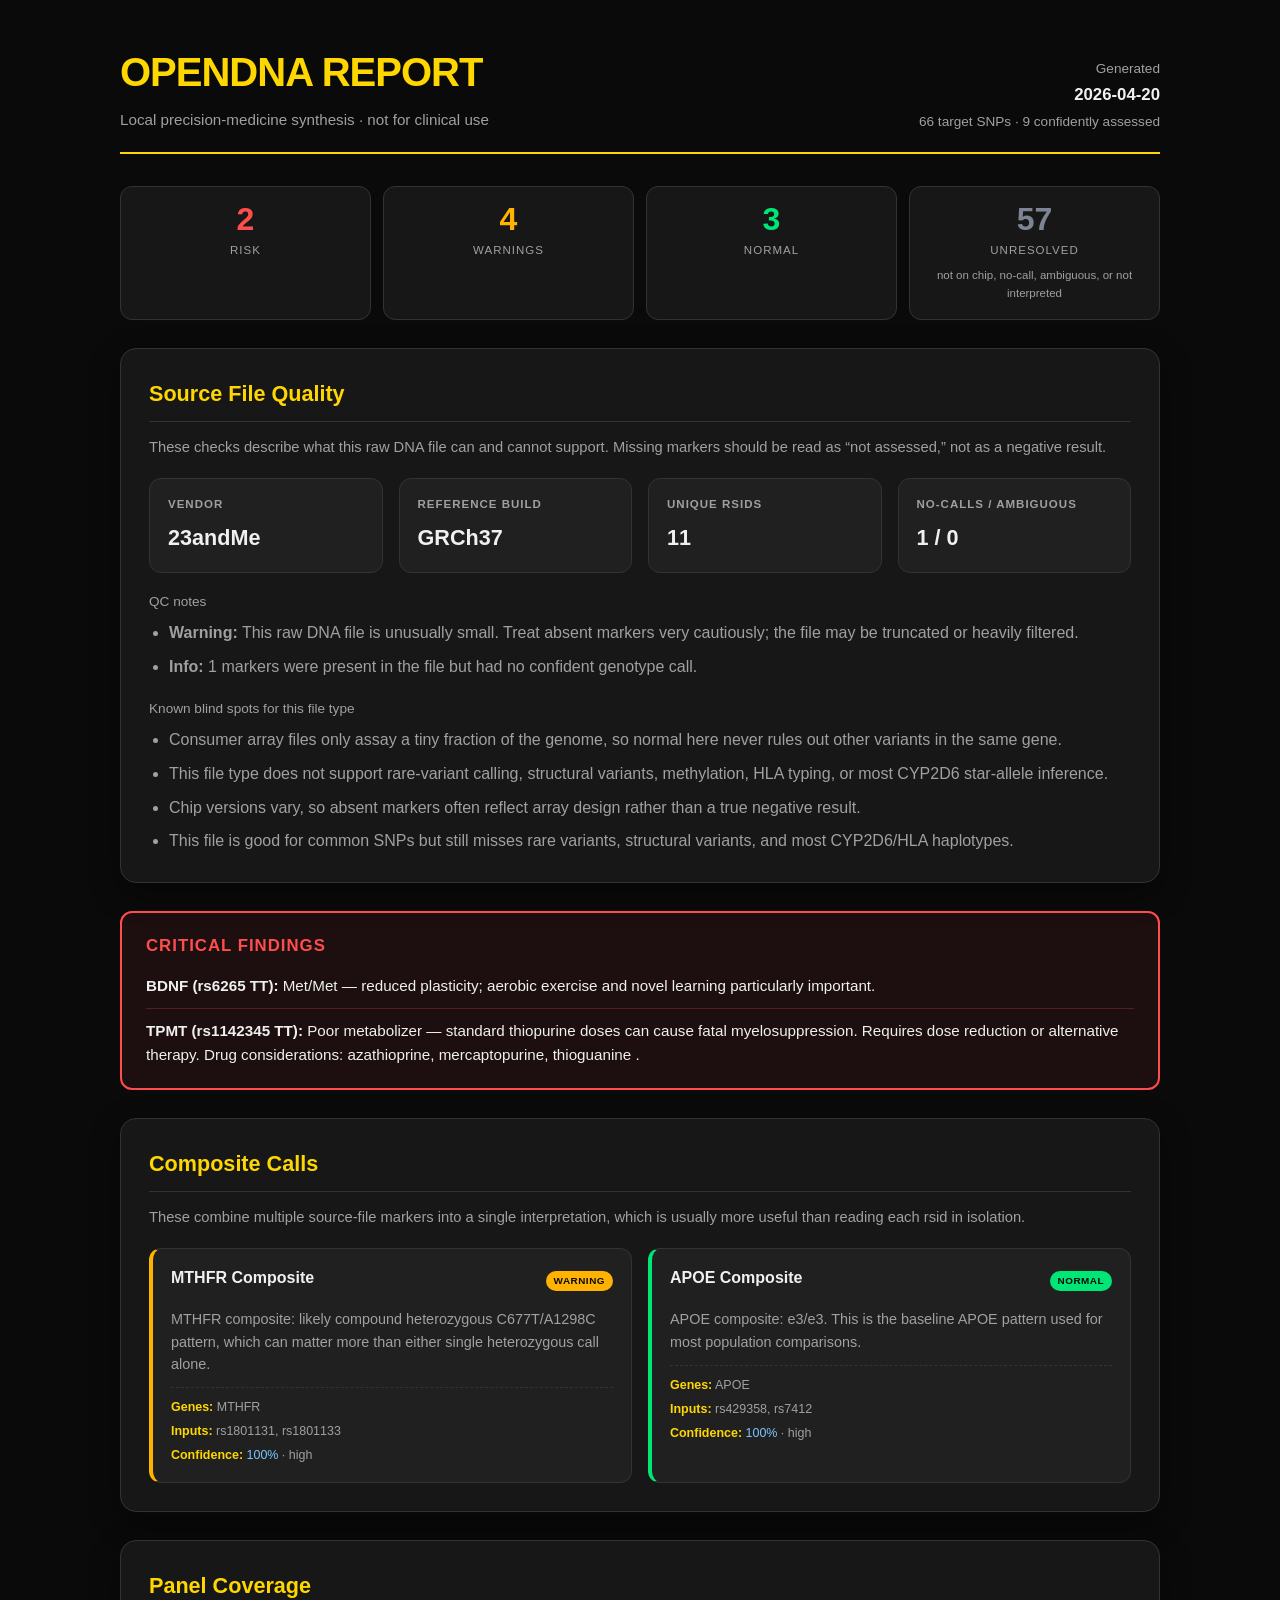
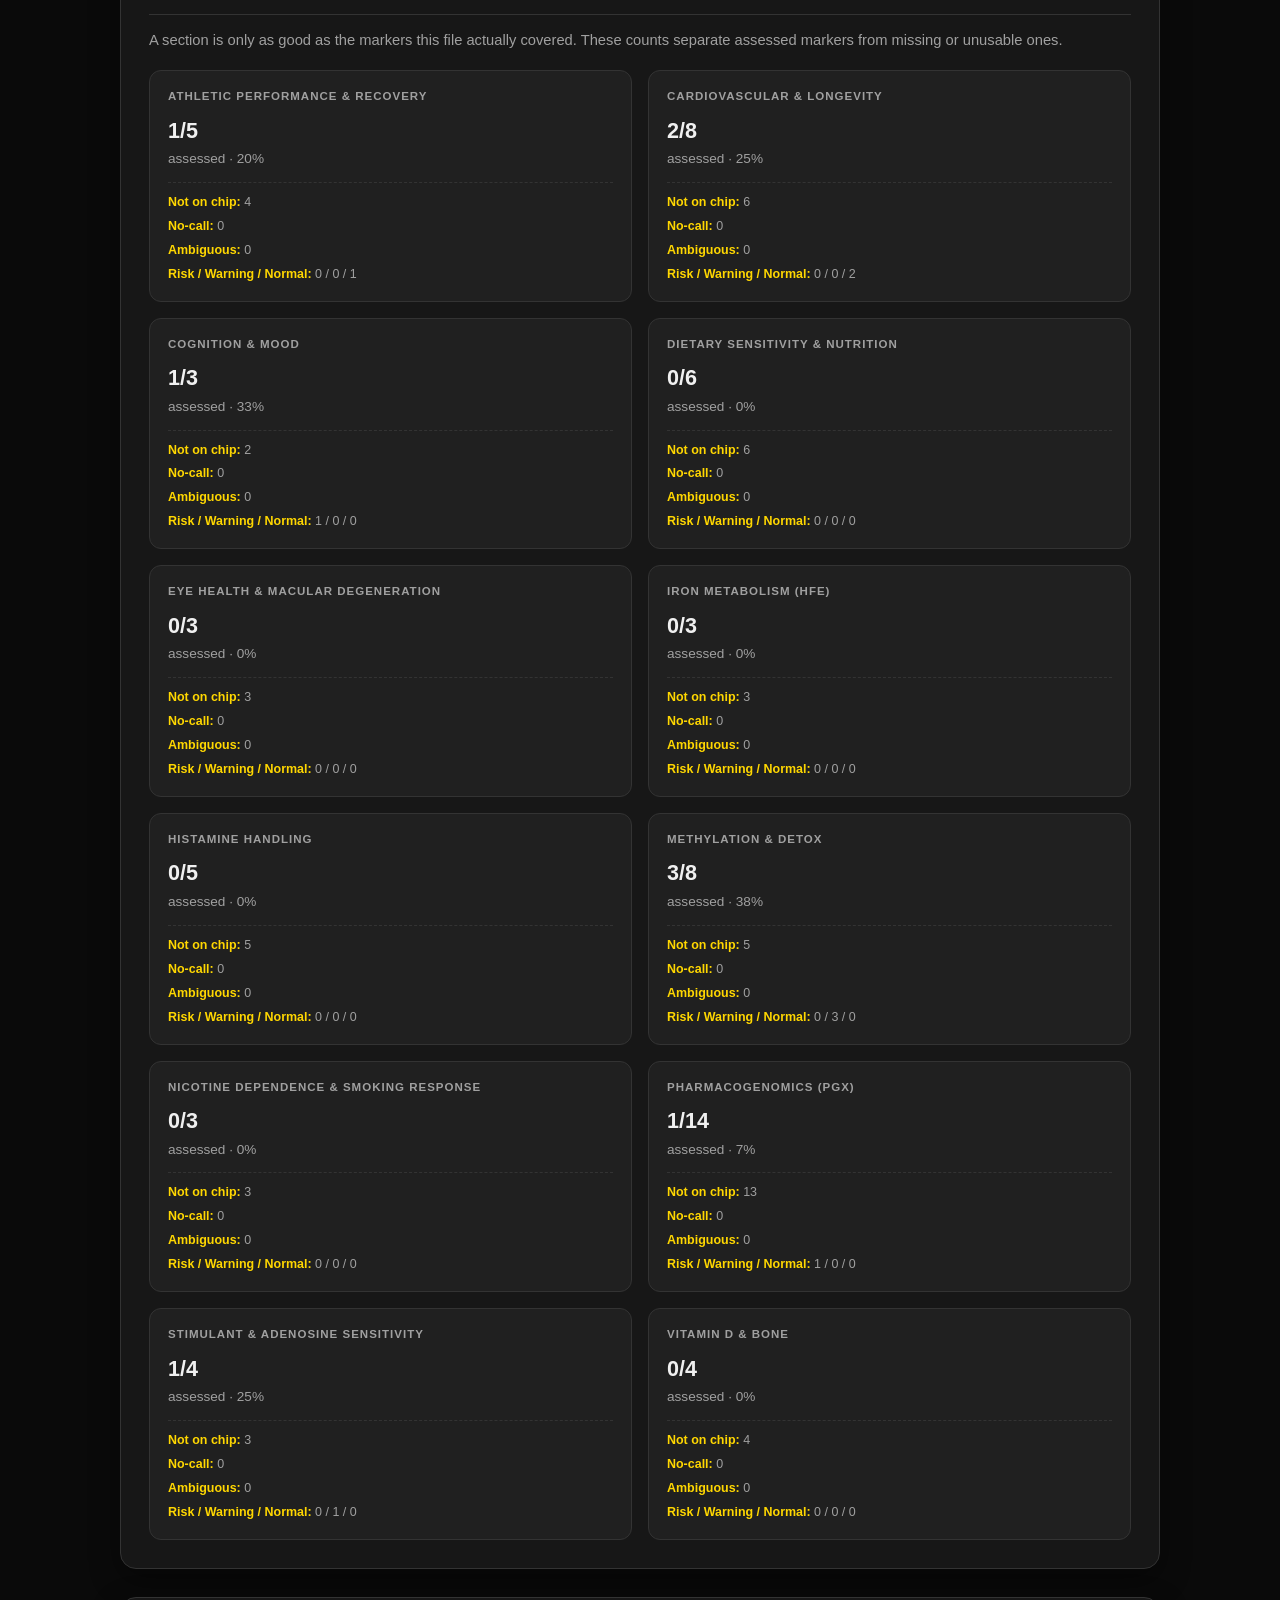
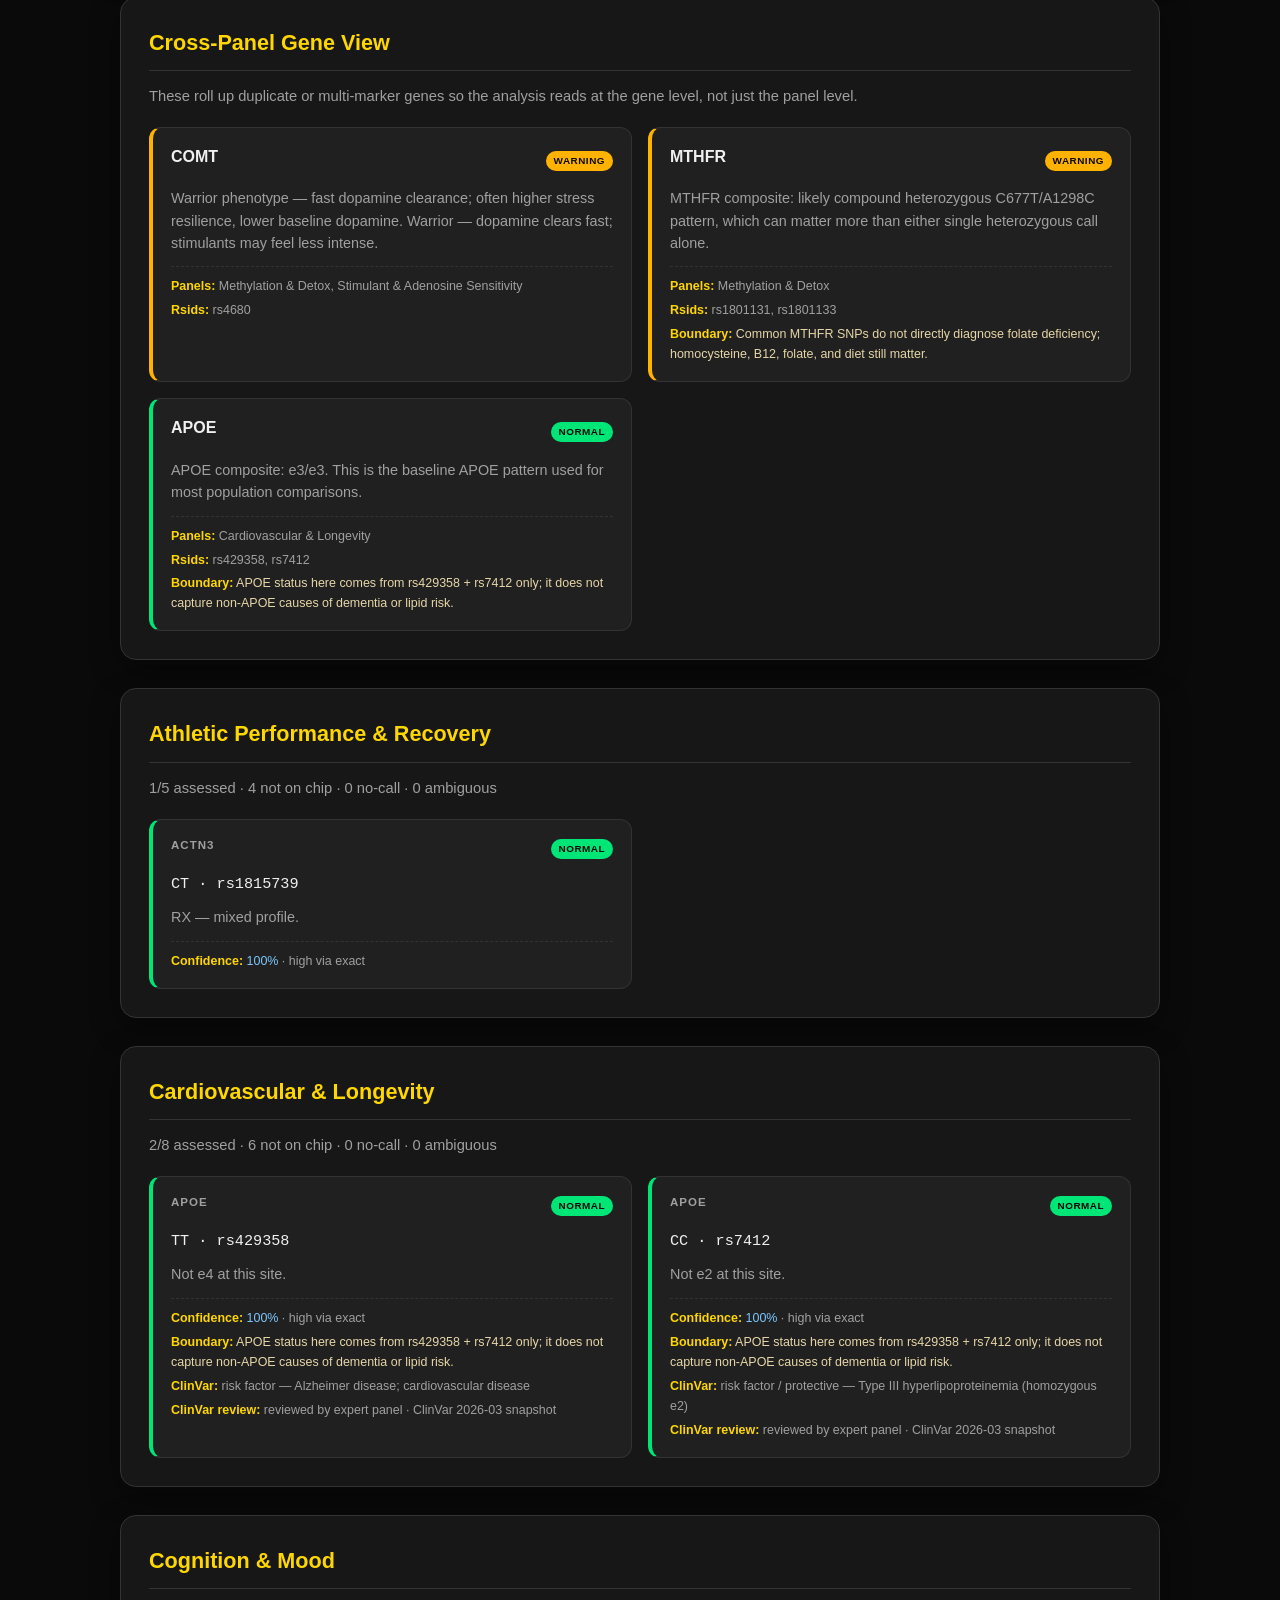
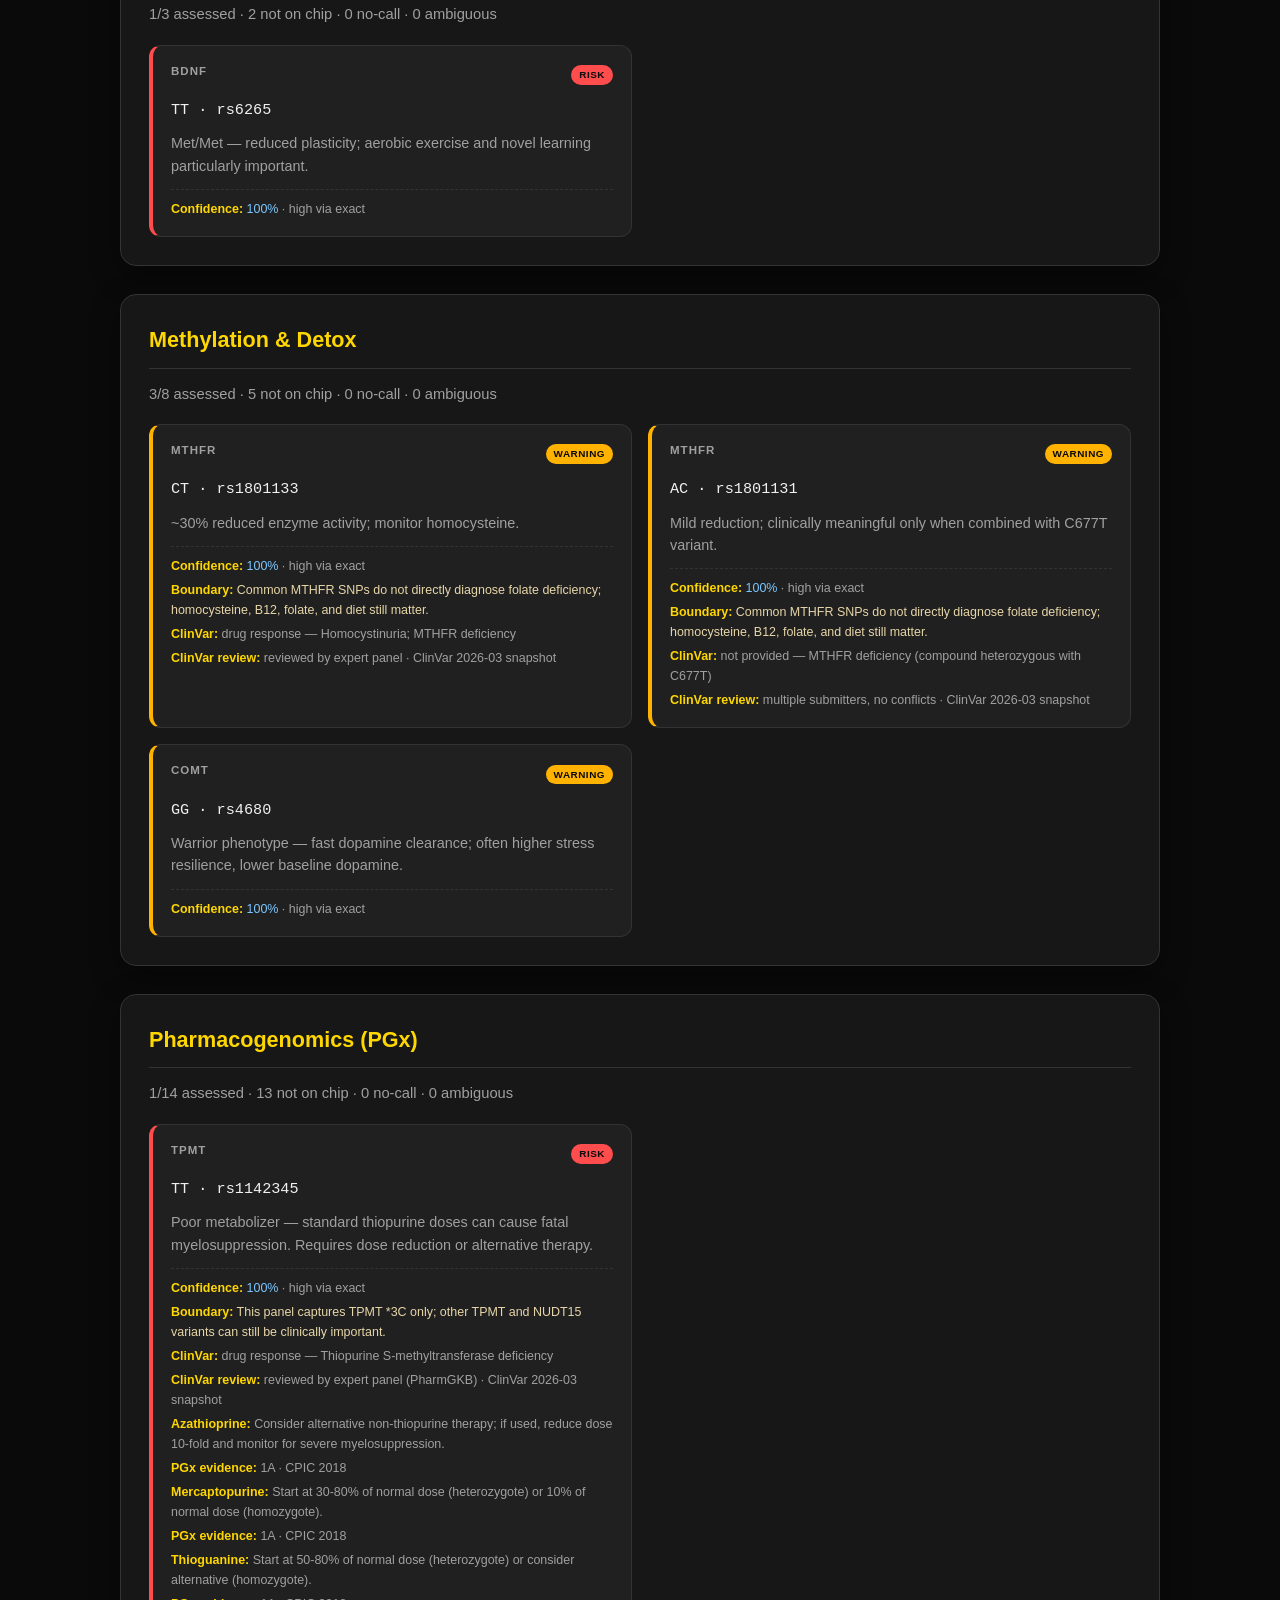
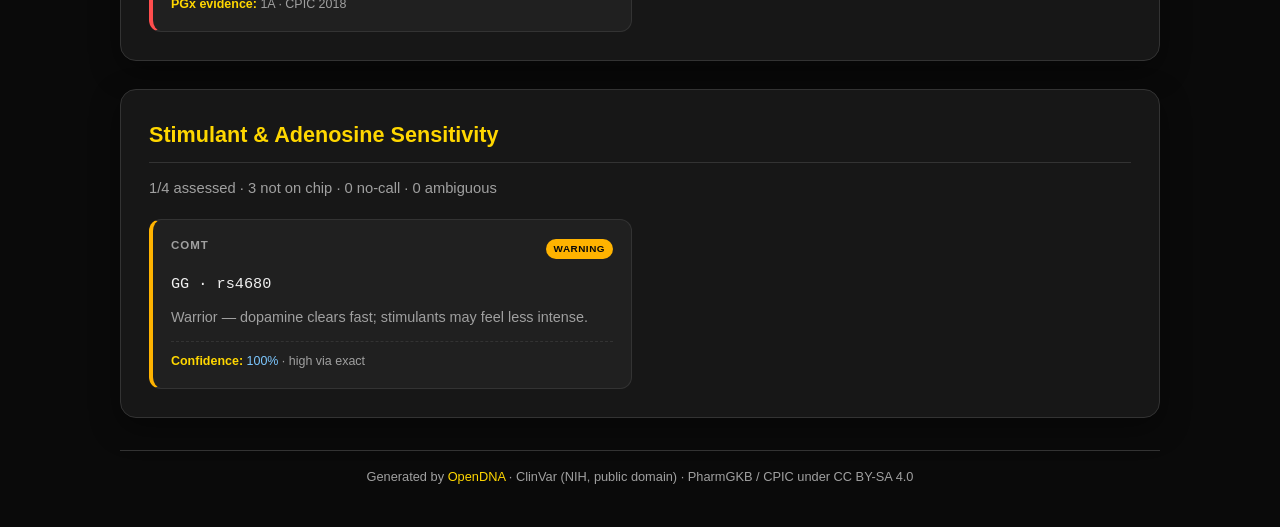
<file: examples/sample-report.html>
<!DOCTYPE html>
<html lang="en">
<head>
  <meta charset="UTF-8">
  <meta name="viewport" content="width=device-width, initial-scale=1.0">
  <title>OpenDNA Report</title>
  <style>
    :root {
      --primary: #ffd700;
      --risk: #ff4d4d;
      --warning: #ffb300;
      --success: #00e676;
      --unknown: #7d8593;
      --bg: #0a0a0a;
      --card-bg: #171717;
      --card-item: rgba(255,255,255,0.04);
      --text: #f0f0f0;
      --text-dim: #a0a0a0;
      --border: #333;
      --info: #7cc7ff;
    }
    * { box-sizing: border-box; }
    body { font-family: -apple-system, BlinkMacSystemFont, "Segoe UI", sans-serif; background: var(--bg); color: var(--text); margin: 0; padding: 40px 20px; line-height: 1.6; }
    .container { max-width: 1040px; margin: 0 auto; }
    header { display: flex; justify-content: space-between; align-items: flex-end; border-bottom: 2px solid var(--primary); padding-bottom: 20px; margin-bottom: 32px; gap: 20px; flex-wrap: wrap; }
    h1 { font-family: "Avenir Next", "Segoe UI", sans-serif; font-size: 2.5rem; font-weight: 800; margin: 0; color: var(--primary); text-transform: uppercase; letter-spacing: -1px; }
    .tagline { color: var(--text-dim); margin: 4px 0 0; font-size: 0.95rem; }
    .meta { text-align: right; color: var(--text-dim); font-size: 0.85rem; }
    .meta .big { color: var(--text); font-size: 1.05rem; font-weight: 600; margin: 2px 0; }

    .summary-row { display: grid; grid-template-columns: repeat(4, 1fr); gap: 12px; margin-bottom: 28px; }
    @media (max-width: 560px) { .summary-row { grid-template-columns: repeat(2, 1fr); } }
    .stat { background: var(--card-bg); border: 1px solid var(--border); border-radius: 12px; padding: 16px; text-align: center; }
    .stat .num { font-family: "Avenir Next", "Segoe UI", sans-serif; font-size: 2rem; font-weight: 800; line-height: 1; }
    .stat .lbl { font-size: 0.72rem; color: var(--text-dim); text-transform: uppercase; letter-spacing: 1px; margin-top: 6px; }
    .stat .sub { font-size: 0.72rem; color: var(--text-dim); margin-top: 6px; }
    .stat.risk .num { color: var(--risk); }
    .stat.warning .num { color: var(--warning); }
    .stat.normal .num { color: var(--success); }
    .stat.unknown .num { color: var(--unknown); }

    .section { margin-bottom: 28px; background: var(--card-bg); padding: 28px; border-radius: 16px; border: 1px solid var(--border); box-shadow: 0 10px 30px rgba(0,0,0,0.4); }
    .section > h2 { font-family: "Avenir Next", "Segoe UI", sans-serif; font-size: 1.35rem; font-weight: 600; margin: 0 0 20px; padding-bottom: 10px; color: var(--primary); border-bottom: 1px solid var(--border); }
    .section-intro { margin: -6px 0 18px; color: var(--text-dim); font-size: 0.92rem; }

    .info-grid, .grid, .derived-grid, .coverage-grid, .gene-grid { display: grid; gap: 16px; }
    .info-grid { grid-template-columns: repeat(4, 1fr); }
    .coverage-grid { grid-template-columns: repeat(2, 1fr); }
    .derived-grid, .gene-grid, .grid { grid-template-columns: repeat(2, 1fr); }
    @media (max-width: 900px) { .info-grid { grid-template-columns: repeat(2, 1fr); } }
    @media (max-width: 720px) { .coverage-grid, .derived-grid, .gene-grid, .grid { grid-template-columns: 1fr; } }

    .info-card, .coverage-card, .derived-card, .gene-card, .card {
      background: var(--card-item);
      padding: 16px 18px;
      border-radius: 12px;
      border: 1px solid var(--border);
    }
    .info-card .eyebrow, .coverage-card .eyebrow, .card .label {
      font-size: 0.72rem;
      text-transform: uppercase;
      color: var(--text-dim);
      font-weight: 700;
      letter-spacing: 1px;
      margin-bottom: 8px;
    }
    .info-card .value, .coverage-card .value, .derived-card .value, .gene-card .value {
      font-family: "Avenir Next", "Segoe UI", sans-serif;
      font-size: 1.35rem;
      font-weight: 700;
      margin: 0;
    }
    .muted { color: var(--text-dim); }
    .small { font-size: 0.85rem; color: var(--text-dim); }
    .list { margin: 0; padding-left: 20px; color: var(--text-dim); }
    .list li + li { margin-top: 8px; }

    .critical-alert { background: rgba(255,77,77,0.08); border: 2px solid var(--risk); padding: 20px 24px; border-radius: 12px; margin-bottom: 28px; }
    .critical-alert h3 { font-family: "Avenir Next", "Segoe UI", sans-serif; margin: 0 0 14px; color: var(--risk); text-transform: uppercase; font-size: 1.05rem; letter-spacing: 1px; }
    .critical-alert .item { margin-bottom: 10px; padding-bottom: 10px; border-bottom: 1px solid rgba(255,77,77,0.25); font-size: 0.95rem; }
    .critical-alert .item:last-child { margin-bottom: 0; padding-bottom: 0; border-bottom: 0; }

    .ai-synthesis { background: rgba(255,215,0,0.06); border: 1px solid var(--primary); border-radius: 16px; padding: 28px; margin-bottom: 32px; }
    .ai-synthesis h2 { font-family: "Avenir Next", "Segoe UI", sans-serif; margin: 0 0 16px; color: var(--primary); font-size: 1.35rem; font-weight: 600; }
    .ai-synthesis pre { white-space: pre-wrap; word-wrap: break-word; font-family: -apple-system, BlinkMacSystemFont, "Segoe UI", sans-serif; margin: 0; line-height: 1.7; font-size: 0.95rem; }

    .badge-row { display: flex; justify-content: space-between; align-items: center; gap: 10px; margin-bottom: 10px; }
    .badge { display: inline-block; padding: 2px 8px; border-radius: 10px; font-size: 0.62rem; font-weight: 800; text-transform: uppercase; letter-spacing: 0.5px; }
    .risk .badge { background: var(--risk); color: var(--bg); }
    .warning .badge { background: var(--warning); color: var(--bg); }
    .normal .badge { background: var(--success); color: var(--bg); }
    .unknown .badge { background: var(--unknown); color: var(--text); }
    .badge.info { background: rgba(124,199,255,0.18); color: var(--info); }

    .card { border-left: 4px solid var(--border); display: flex; flex-direction: column; }
    .card.risk, .derived-card.risk, .gene-card.risk { border-left: 4px solid var(--risk); }
    .card.warning, .derived-card.warning, .gene-card.warning { border-left: 4px solid var(--warning); }
    .card.normal, .derived-card.normal, .gene-card.normal { border-left: 4px solid var(--success); }
    .card.unknown, .derived-card.unknown, .gene-card.unknown { border-left: 4px solid var(--unknown); }

    .derived-card h3, .gene-card h3 { margin: 0 0 8px; font-size: 1rem; color: var(--text); }
    .derived-card p, .gene-card p, .card .desc { margin: 0; font-size: 0.9rem; color: var(--text-dim); line-height: 1.55; }
    .derived-meta, .gene-meta, .finding-meta { margin-top: 12px; padding-top: 10px; border-top: 1px dashed var(--border); font-size: 0.78rem; color: var(--text-dim); }
    .finding-meta .row, .derived-meta .row, .gene-meta .row { margin-bottom: 4px; }
    .finding-meta .row:last-child, .derived-meta .row:last-child, .gene-meta .row:last-child { margin-bottom: 0; }
    .finding-meta strong, .derived-meta strong, .gene-meta strong { color: var(--primary); font-weight: 600; }

    .card .value { font-family: 'SF Mono', 'Menlo', Consolas, monospace; color: var(--text); font-size: 0.95rem; margin: 0 0 10px; }
    .confidence { color: var(--info); }
    .caveat { color: #e7d6a8; }

    footer { text-align: center; color: var(--text-dim); font-size: 0.8rem; margin-top: 32px; padding-top: 16px; border-top: 1px solid var(--border); }
    footer a { color: var(--primary); text-decoration: none; }

    @media print {
      body { background: white; color: black; padding: 0; }
      .section, .stat, .ai-synthesis, .critical-alert, .info-card, .coverage-card, .derived-card, .gene-card, .card { background: white; border: 1px solid #ccc; box-shadow: none; }
      h1, .section > h2, .ai-synthesis h2, .critical-alert h3 { color: black; }
      .badge.info { color: #004b7a; }
    }
  </style>
</head>
<body>
<div class="container">
  <header>
    <div>
      <h1>OpenDNA Report</h1>
      <p class="tagline">Local precision-medicine synthesis · not for clinical use</p>
    </div>
    <div class="meta">
      <div>Generated</div>
      <div class="big">2026-04-20</div>
      <div>66 target SNPs · 9 confidently assessed</div>
    </div>
  </header>

  <div class="summary-row">
    <div class="stat risk">
      <div class="num">2</div>
      <div class="lbl">Risk</div>
    </div>
    <div class="stat warning">
      <div class="num">4</div>
      <div class="lbl">Warnings</div>
    </div>
    <div class="stat normal">
      <div class="num">3</div>
      <div class="lbl">Normal</div>
    </div>
    <div class="stat unknown">
      <div class="num">57</div>
      <div class="lbl">Unresolved</div>
      <div class="sub">not on chip, no-call, ambiguous, or not interpreted</div>
    </div>
  </div>

  
  <section class="section">
    <h2>Source File Quality</h2>
    <p class="section-intro">These checks describe what this raw DNA file can and cannot support. Missing markers should be read as “not assessed,” not as a negative result.</p>
    <div class="info-grid">
      <div class="info-card">
        <div class="eyebrow">Vendor</div>
        <p class="value">23andMe</p>
      </div>
      <div class="info-card">
        <div class="eyebrow">Reference Build</div>
        <p class="value">GRCh37</p>
      </div>
      <div class="info-card">
        <div class="eyebrow">Unique Rsids</div>
        <p class="value">11</p>
      </div>
      <div class="info-card">
        <div class="eyebrow">No-Calls / Ambiguous</div>
        <p class="value">1 / 0</p>
      </div>
    </div>
    
    <div style="margin-top: 18px;">
      <div class="small" style="margin-bottom: 8px;">QC notes</div>
      <ul class="list">
        
        <li><strong>Warning:</strong> This raw DNA file is unusually small. Treat absent markers very cautiously; the file may be truncated or heavily filtered.</li>
        
        <li><strong>Info:</strong> 1 markers were present in the file but had no confident genotype call.</li>
        
      </ul>
    </div>
    
    
    <div style="margin-top: 18px;">
      <div class="small" style="margin-bottom: 8px;">Known blind spots for this file type</div>
      <ul class="list">
        
        <li>Consumer array files only assay a tiny fraction of the genome, so normal here never rules out other variants in the same gene.</li>
        
        <li>This file type does not support rare-variant calling, structural variants, methylation, HLA typing, or most CYP2D6 star-allele inference.</li>
        
        <li>Chip versions vary, so absent markers often reflect array design rather than a true negative result.</li>
        
        <li>This file is good for common SNPs but still misses rare variants, structural variants, and most CYP2D6/HLA haplotypes.</li>
        
      </ul>
    </div>
    
  </section>
  

  
  <div class="critical-alert">
    <h3>Critical Findings</h3>
    
    <div class="item">
      <strong>BDNF (rs6265 TT):</strong>
      Met/Met — reduced plasticity; aerobic exercise and novel learning particularly important.
      
    </div>
    
    <div class="item">
      <strong>TPMT (rs1142345 TT):</strong>
      Poor metabolizer — standard thiopurine doses can cause fatal myelosuppression. Requires dose reduction or alternative therapy.
      
      Drug considerations:
      
      azathioprine, 
      
      mercaptopurine, 
      
      thioguanine
      .
      
    </div>
    
  </div>
  

  
  <section class="section">
    <h2>Composite Calls</h2>
    <p class="section-intro">These combine multiple source-file markers into a single interpretation, which is usually more useful than reading each rsid in isolation.</p>
    <div class="derived-grid">
      
      <div class="derived-card warning">
        <div class="badge-row">
          <h3>MTHFR Composite</h3>
          <span class="badge">warning</span>
        </div>
        <p>MTHFR composite: likely compound heterozygous C677T/A1298C pattern, which can matter more than either single heterozygous call alone.</p>
        <div class="derived-meta">
          <div class="row"><strong>Genes:</strong> MTHFR</div>
          <div class="row"><strong>Inputs:</strong> rs1801131, rs1801133</div>
          <div class="row"><strong>Confidence:</strong> <span class="confidence">100%</span> · high</div>
        </div>
      </div>
      
      <div class="derived-card normal">
        <div class="badge-row">
          <h3>APOE Composite</h3>
          <span class="badge">normal</span>
        </div>
        <p>APOE composite: e3/e3. This is the baseline APOE pattern used for most population comparisons.</p>
        <div class="derived-meta">
          <div class="row"><strong>Genes:</strong> APOE</div>
          <div class="row"><strong>Inputs:</strong> rs429358, rs7412</div>
          <div class="row"><strong>Confidence:</strong> <span class="confidence">100%</span> · high</div>
        </div>
      </div>
      
    </div>
  </section>
  

  
  <section class="section">
    <h2>Panel Coverage</h2>
    <p class="section-intro">A section is only as good as the markers this file actually covered. These counts separate assessed markers from missing or unusable ones.</p>
    <div class="coverage-grid">
      
      <div class="coverage-card">
        <div class="eyebrow">Athletic Performance &amp; Recovery</div>
        <p class="value">1/5</p>
        <div class="small">assessed · 20%</div>
        <div class="finding-meta">
          <div class="row"><strong>Not on chip:</strong> 4</div>
          <div class="row"><strong>No-call:</strong> 0</div>
          <div class="row"><strong>Ambiguous:</strong> 0</div>
          <div class="row"><strong>Risk / Warning / Normal:</strong> 0 / 0 / 1</div>
        </div>
      </div>
      
      <div class="coverage-card">
        <div class="eyebrow">Cardiovascular &amp; Longevity</div>
        <p class="value">2/8</p>
        <div class="small">assessed · 25%</div>
        <div class="finding-meta">
          <div class="row"><strong>Not on chip:</strong> 6</div>
          <div class="row"><strong>No-call:</strong> 0</div>
          <div class="row"><strong>Ambiguous:</strong> 0</div>
          <div class="row"><strong>Risk / Warning / Normal:</strong> 0 / 0 / 2</div>
        </div>
      </div>
      
      <div class="coverage-card">
        <div class="eyebrow">Cognition &amp; Mood</div>
        <p class="value">1/3</p>
        <div class="small">assessed · 33%</div>
        <div class="finding-meta">
          <div class="row"><strong>Not on chip:</strong> 2</div>
          <div class="row"><strong>No-call:</strong> 0</div>
          <div class="row"><strong>Ambiguous:</strong> 0</div>
          <div class="row"><strong>Risk / Warning / Normal:</strong> 1 / 0 / 0</div>
        </div>
      </div>
      
      <div class="coverage-card">
        <div class="eyebrow">Dietary Sensitivity &amp; Nutrition</div>
        <p class="value">0/6</p>
        <div class="small">assessed · 0%</div>
        <div class="finding-meta">
          <div class="row"><strong>Not on chip:</strong> 6</div>
          <div class="row"><strong>No-call:</strong> 0</div>
          <div class="row"><strong>Ambiguous:</strong> 0</div>
          <div class="row"><strong>Risk / Warning / Normal:</strong> 0 / 0 / 0</div>
        </div>
      </div>
      
      <div class="coverage-card">
        <div class="eyebrow">Eye Health &amp; Macular Degeneration</div>
        <p class="value">0/3</p>
        <div class="small">assessed · 0%</div>
        <div class="finding-meta">
          <div class="row"><strong>Not on chip:</strong> 3</div>
          <div class="row"><strong>No-call:</strong> 0</div>
          <div class="row"><strong>Ambiguous:</strong> 0</div>
          <div class="row"><strong>Risk / Warning / Normal:</strong> 0 / 0 / 0</div>
        </div>
      </div>
      
      <div class="coverage-card">
        <div class="eyebrow">Iron Metabolism (HFE)</div>
        <p class="value">0/3</p>
        <div class="small">assessed · 0%</div>
        <div class="finding-meta">
          <div class="row"><strong>Not on chip:</strong> 3</div>
          <div class="row"><strong>No-call:</strong> 0</div>
          <div class="row"><strong>Ambiguous:</strong> 0</div>
          <div class="row"><strong>Risk / Warning / Normal:</strong> 0 / 0 / 0</div>
        </div>
      </div>
      
      <div class="coverage-card">
        <div class="eyebrow">Histamine Handling</div>
        <p class="value">0/5</p>
        <div class="small">assessed · 0%</div>
        <div class="finding-meta">
          <div class="row"><strong>Not on chip:</strong> 5</div>
          <div class="row"><strong>No-call:</strong> 0</div>
          <div class="row"><strong>Ambiguous:</strong> 0</div>
          <div class="row"><strong>Risk / Warning / Normal:</strong> 0 / 0 / 0</div>
        </div>
      </div>
      
      <div class="coverage-card">
        <div class="eyebrow">Methylation &amp; Detox</div>
        <p class="value">3/8</p>
        <div class="small">assessed · 38%</div>
        <div class="finding-meta">
          <div class="row"><strong>Not on chip:</strong> 5</div>
          <div class="row"><strong>No-call:</strong> 0</div>
          <div class="row"><strong>Ambiguous:</strong> 0</div>
          <div class="row"><strong>Risk / Warning / Normal:</strong> 0 / 3 / 0</div>
        </div>
      </div>
      
      <div class="coverage-card">
        <div class="eyebrow">Nicotine Dependence &amp; Smoking Response</div>
        <p class="value">0/3</p>
        <div class="small">assessed · 0%</div>
        <div class="finding-meta">
          <div class="row"><strong>Not on chip:</strong> 3</div>
          <div class="row"><strong>No-call:</strong> 0</div>
          <div class="row"><strong>Ambiguous:</strong> 0</div>
          <div class="row"><strong>Risk / Warning / Normal:</strong> 0 / 0 / 0</div>
        </div>
      </div>
      
      <div class="coverage-card">
        <div class="eyebrow">Pharmacogenomics (PGx)</div>
        <p class="value">1/14</p>
        <div class="small">assessed · 7%</div>
        <div class="finding-meta">
          <div class="row"><strong>Not on chip:</strong> 13</div>
          <div class="row"><strong>No-call:</strong> 0</div>
          <div class="row"><strong>Ambiguous:</strong> 0</div>
          <div class="row"><strong>Risk / Warning / Normal:</strong> 1 / 0 / 0</div>
        </div>
      </div>
      
      <div class="coverage-card">
        <div class="eyebrow">Stimulant &amp; Adenosine Sensitivity</div>
        <p class="value">1/4</p>
        <div class="small">assessed · 25%</div>
        <div class="finding-meta">
          <div class="row"><strong>Not on chip:</strong> 3</div>
          <div class="row"><strong>No-call:</strong> 0</div>
          <div class="row"><strong>Ambiguous:</strong> 0</div>
          <div class="row"><strong>Risk / Warning / Normal:</strong> 0 / 1 / 0</div>
        </div>
      </div>
      
      <div class="coverage-card">
        <div class="eyebrow">Vitamin D &amp; Bone</div>
        <p class="value">0/4</p>
        <div class="small">assessed · 0%</div>
        <div class="finding-meta">
          <div class="row"><strong>Not on chip:</strong> 4</div>
          <div class="row"><strong>No-call:</strong> 0</div>
          <div class="row"><strong>Ambiguous:</strong> 0</div>
          <div class="row"><strong>Risk / Warning / Normal:</strong> 0 / 0 / 0</div>
        </div>
      </div>
      
    </div>
  </section>
  

  
  <section class="section">
    <h2>Cross-Panel Gene View</h2>
    <p class="section-intro">These roll up duplicate or multi-marker genes so the analysis reads at the gene level, not just the panel level.</p>
    <div class="gene-grid">
      
      <div class="gene-card warning">
        <div class="badge-row">
          <h3>COMT</h3>
          <span class="badge">warning</span>
        </div>
        <p>Warrior phenotype — fast dopamine clearance; often higher stress resilience, lower baseline dopamine. Warrior — dopamine clears fast; stimulants may feel less intense.</p>
        <div class="gene-meta">
          <div class="row"><strong>Panels:</strong> Methylation &amp; Detox, Stimulant &amp; Adenosine Sensitivity</div>
          <div class="row"><strong>Rsids:</strong> rs4680</div>
          
        </div>
      </div>
      
      <div class="gene-card warning">
        <div class="badge-row">
          <h3>MTHFR</h3>
          <span class="badge">warning</span>
        </div>
        <p>MTHFR composite: likely compound heterozygous C677T/A1298C pattern, which can matter more than either single heterozygous call alone.</p>
        <div class="gene-meta">
          <div class="row"><strong>Panels:</strong> Methylation &amp; Detox</div>
          <div class="row"><strong>Rsids:</strong> rs1801131, rs1801133</div>
          
          <div class="row caveat"><strong>Boundary:</strong> Common MTHFR SNPs do not directly diagnose folate deficiency; homocysteine, B12, folate, and diet still matter.</div>
          
        </div>
      </div>
      
      <div class="gene-card normal">
        <div class="badge-row">
          <h3>APOE</h3>
          <span class="badge">normal</span>
        </div>
        <p>APOE composite: e3/e3. This is the baseline APOE pattern used for most population comparisons.</p>
        <div class="gene-meta">
          <div class="row"><strong>Panels:</strong> Cardiovascular &amp; Longevity</div>
          <div class="row"><strong>Rsids:</strong> rs429358, rs7412</div>
          
          <div class="row caveat"><strong>Boundary:</strong> APOE status here comes from rs429358 + rs7412 only; it does not capture non-APOE causes of dementia or lipid risk.</div>
          
        </div>
      </div>
      
    </div>
  </section>
  

  

  
    
    
    
    <section class="section">
      <h2>Athletic Performance &amp; Recovery</h2>
      
      <p class="section-intro">
        1/5 assessed ·
        4 not on chip ·
        0 no-call ·
        0 ambiguous
      </p>
      
      <div class="grid">
        
        <div class="card normal">
          <div class="badge-row">
            <div class="label">ACTN3</div>
            <span class="badge">normal</span>
          </div>
          <div class="value">
            CT · rs1815739
            
          </div>
          <div class="desc">RX — mixed profile.</div>
          <div class="finding-meta">
            <div class="row"><strong>Confidence:</strong> <span class="confidence">100%</span> · high via exact</div>
            
            
            
          </div>
        </div>
        
      </div>
    </section>
    
  
    
    
    
    <section class="section">
      <h2>Cardiovascular &amp; Longevity</h2>
      
      <p class="section-intro">
        2/8 assessed ·
        6 not on chip ·
        0 no-call ·
        0 ambiguous
      </p>
      
      <div class="grid">
        
        <div class="card normal">
          <div class="badge-row">
            <div class="label">APOE</div>
            <span class="badge">normal</span>
          </div>
          <div class="value">
            TT · rs429358
            
          </div>
          <div class="desc">Not e4 at this site.</div>
          <div class="finding-meta">
            <div class="row"><strong>Confidence:</strong> <span class="confidence">100%</span> · high via exact</div>
            
            <div class="row caveat"><strong>Boundary:</strong> APOE status here comes from rs429358 + rs7412 only; it does not capture non-APOE causes of dementia or lipid risk.</div>
            
            
            <div class="row"><strong>ClinVar:</strong> risk factor — Alzheimer disease; cardiovascular disease</div>
            <div class="row"><strong>ClinVar review:</strong> reviewed by expert panel · ClinVar 2026-03 snapshot</div>
            
            
          </div>
        </div>
        
        <div class="card normal">
          <div class="badge-row">
            <div class="label">APOE</div>
            <span class="badge">normal</span>
          </div>
          <div class="value">
            CC · rs7412
            
          </div>
          <div class="desc">Not e2 at this site.</div>
          <div class="finding-meta">
            <div class="row"><strong>Confidence:</strong> <span class="confidence">100%</span> · high via exact</div>
            
            <div class="row caveat"><strong>Boundary:</strong> APOE status here comes from rs429358 + rs7412 only; it does not capture non-APOE causes of dementia or lipid risk.</div>
            
            
            <div class="row"><strong>ClinVar:</strong> risk factor / protective — Type III hyperlipoproteinemia (homozygous e2)</div>
            <div class="row"><strong>ClinVar review:</strong> reviewed by expert panel · ClinVar 2026-03 snapshot</div>
            
            
          </div>
        </div>
        
      </div>
    </section>
    
  
    
    
    
    <section class="section">
      <h2>Cognition &amp; Mood</h2>
      
      <p class="section-intro">
        1/3 assessed ·
        2 not on chip ·
        0 no-call ·
        0 ambiguous
      </p>
      
      <div class="grid">
        
        <div class="card risk">
          <div class="badge-row">
            <div class="label">BDNF</div>
            <span class="badge">risk</span>
          </div>
          <div class="value">
            TT · rs6265
            
          </div>
          <div class="desc">Met/Met — reduced plasticity; aerobic exercise and novel learning particularly important.</div>
          <div class="finding-meta">
            <div class="row"><strong>Confidence:</strong> <span class="confidence">100%</span> · high via exact</div>
            
            
            
          </div>
        </div>
        
      </div>
    </section>
    
  
    
    
    
  
    
    
    
  
    
    
    
  
    
    
    
  
    
    
    
    <section class="section">
      <h2>Methylation &amp; Detox</h2>
      
      <p class="section-intro">
        3/8 assessed ·
        5 not on chip ·
        0 no-call ·
        0 ambiguous
      </p>
      
      <div class="grid">
        
        <div class="card warning">
          <div class="badge-row">
            <div class="label">MTHFR</div>
            <span class="badge">warning</span>
          </div>
          <div class="value">
            CT · rs1801133
            
          </div>
          <div class="desc">~30% reduced enzyme activity; monitor homocysteine.</div>
          <div class="finding-meta">
            <div class="row"><strong>Confidence:</strong> <span class="confidence">100%</span> · high via exact</div>
            
            <div class="row caveat"><strong>Boundary:</strong> Common MTHFR SNPs do not directly diagnose folate deficiency; homocysteine, B12, folate, and diet still matter.</div>
            
            
            <div class="row"><strong>ClinVar:</strong> drug response — Homocystinuria; MTHFR deficiency</div>
            <div class="row"><strong>ClinVar review:</strong> reviewed by expert panel · ClinVar 2026-03 snapshot</div>
            
            
          </div>
        </div>
        
        <div class="card warning">
          <div class="badge-row">
            <div class="label">MTHFR</div>
            <span class="badge">warning</span>
          </div>
          <div class="value">
            AC · rs1801131
            
          </div>
          <div class="desc">Mild reduction; clinically meaningful only when combined with C677T variant.</div>
          <div class="finding-meta">
            <div class="row"><strong>Confidence:</strong> <span class="confidence">100%</span> · high via exact</div>
            
            <div class="row caveat"><strong>Boundary:</strong> Common MTHFR SNPs do not directly diagnose folate deficiency; homocysteine, B12, folate, and diet still matter.</div>
            
            
            <div class="row"><strong>ClinVar:</strong> not provided — MTHFR deficiency (compound heterozygous with C677T)</div>
            <div class="row"><strong>ClinVar review:</strong> multiple submitters, no conflicts · ClinVar 2026-03 snapshot</div>
            
            
          </div>
        </div>
        
        <div class="card warning">
          <div class="badge-row">
            <div class="label">COMT</div>
            <span class="badge">warning</span>
          </div>
          <div class="value">
            GG · rs4680
            
          </div>
          <div class="desc">Warrior phenotype — fast dopamine clearance; often higher stress resilience, lower baseline dopamine.</div>
          <div class="finding-meta">
            <div class="row"><strong>Confidence:</strong> <span class="confidence">100%</span> · high via exact</div>
            
            
            
          </div>
        </div>
        
      </div>
    </section>
    
  
    
    
    
  
    
    
    
    <section class="section">
      <h2>Pharmacogenomics (PGx)</h2>
      
      <p class="section-intro">
        1/14 assessed ·
        13 not on chip ·
        0 no-call ·
        0 ambiguous
      </p>
      
      <div class="grid">
        
        <div class="card risk">
          <div class="badge-row">
            <div class="label">TPMT</div>
            <span class="badge">risk</span>
          </div>
          <div class="value">
            TT · rs1142345
            
          </div>
          <div class="desc">Poor metabolizer — standard thiopurine doses can cause fatal myelosuppression. Requires dose reduction or alternative therapy.</div>
          <div class="finding-meta">
            <div class="row"><strong>Confidence:</strong> <span class="confidence">100%</span> · high via exact</div>
            
            <div class="row caveat"><strong>Boundary:</strong> This panel captures TPMT *3C only; other TPMT and NUDT15 variants can still be clinically important.</div>
            
            
            <div class="row"><strong>ClinVar:</strong> drug response — Thiopurine S-methyltransferase deficiency</div>
            <div class="row"><strong>ClinVar review:</strong> reviewed by expert panel (PharmGKB) · ClinVar 2026-03 snapshot</div>
            
            
            
            <div class="row"><strong>Azathioprine:</strong> Consider alternative non-thiopurine therapy; if used, reduce dose 10-fold and monitor for severe myelosuppression.</div>
            <div class="row"><strong>PGx evidence:</strong> 1A · CPIC 2018</div>
            
            <div class="row"><strong>Mercaptopurine:</strong> Start at 30-80% of normal dose (heterozygote) or 10% of normal dose (homozygote).</div>
            <div class="row"><strong>PGx evidence:</strong> 1A · CPIC 2018</div>
            
            <div class="row"><strong>Thioguanine:</strong> Start at 50-80% of normal dose (heterozygote) or consider alternative (homozygote).</div>
            <div class="row"><strong>PGx evidence:</strong> 1A · CPIC 2018</div>
            
            
          </div>
        </div>
        
      </div>
    </section>
    
  
    
    
    
    <section class="section">
      <h2>Stimulant &amp; Adenosine Sensitivity</h2>
      
      <p class="section-intro">
        1/4 assessed ·
        3 not on chip ·
        0 no-call ·
        0 ambiguous
      </p>
      
      <div class="grid">
        
        <div class="card warning">
          <div class="badge-row">
            <div class="label">COMT</div>
            <span class="badge">warning</span>
          </div>
          <div class="value">
            GG · rs4680
            
          </div>
          <div class="desc">Warrior — dopamine clears fast; stimulants may feel less intense.</div>
          <div class="finding-meta">
            <div class="row"><strong>Confidence:</strong> <span class="confidence">100%</span> · high via exact</div>
            
            
            
          </div>
        </div>
        
      </div>
    </section>
    
  
    
    
    
  

  <footer>
    Generated by <a href="https://github.com/corbett3000/OpenDNA">OpenDNA</a>
    · ClinVar (NIH, public domain) · PharmGKB / CPIC under CC BY-SA 4.0
  </footer>
</div>
</body>
</html>
</file>
